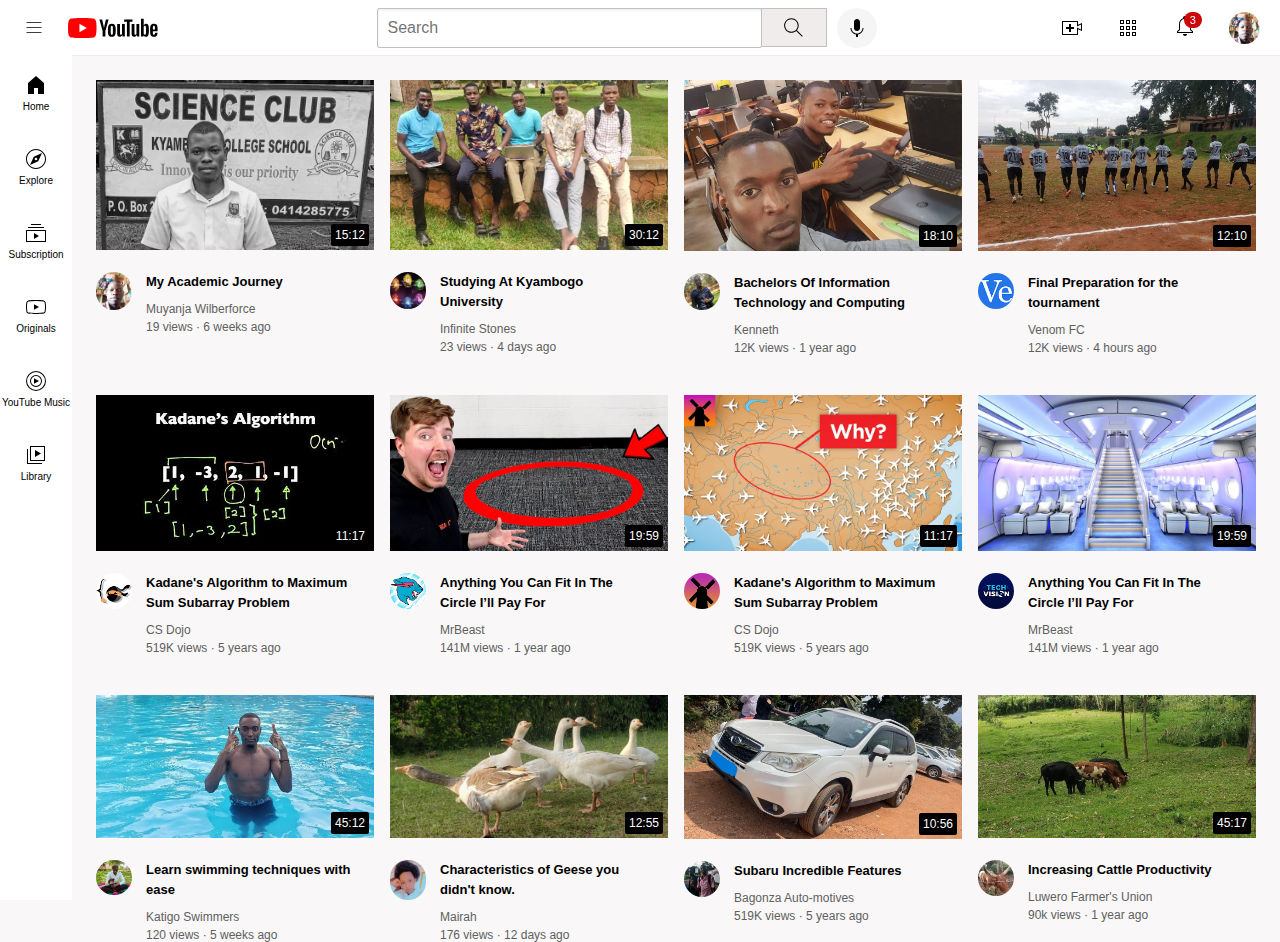
<file: index.html>
<!DOCTYPE html>
<html>
    <head>
        <title>Youtube.com/Wilberforce</title>
        <link rel="stylesheet" href="styles/general.css">
        <link rel="stylesheet" href="styles/header.css">
        <link rel="stylesheet" href="styles/video.css">
        <link rel="stylesheet" href="styles/sidebar.css">
    </head>
    <body>
        
        <div class="header">
            <div class="left-section">
                <img class="hamburger-menu" src="icons/hamburger-menu.svg">
                <img class="youtube-logo" src="icons/youtube-logo.svg">
            </div>
            <div class="middle-section">
            <input class="search-bar" type="text" placeholder="Search">
            <button class="search-button">
                <img class="search-icon" src="icons/search.svg">
                <div class="tooltip">search</div>
            </button>
            <button class="voice-search-button">
                <img class="voice-search-icon" src="icons/voice-search-icon.svg">
                <div class="tooltip">Search with your voice</div>
            </button>
            </div>
            <div class="right-section">
                <div class="upload-icon-container">
                    <img class="upload-icon" src="icons/upload.svg">
                    <div class="tooltip">Create</div>
                </div>
                <div class="youtube-apps-icon-container">
                    <img class="youtube-apps-icon" src="icons/youtube-apps.svg">
                    <div class="tooltip">YouTube apps</div>
                </div>
                <div class="notifications-icon-container-out">
                    <div class="notifications-icon-container">
                        <img class="notifications-icon" src="icons/notifications.svg">
                        <div class="notifications-count">
                         3
                        </div> 
                     </div>
                     <div class="tooltip">Notifications</div>
                </div>
              
                <img class="current-user" src="channel/my channel.jpg">
            </div>
        </div>
        <nav class="sidebar">
            <div class="sidebar-link">
                <img src="icons/home.svg">
                <div>Home</div>
            </div>
            <div class="sidebar-link">
                <img src="icons/explore.svg">
                <div>Explore</div>
            </div>
            <div class="sidebar-link">
                <img src="icons/subscriptions.svg">
                <div>Subscription</div>
            </div>
            <div class="sidebar-link">
                <img src="icons/originals.svg">
                <div>Originals</div>
            </div>
            <div class="sidebar-link">
                <img src="icons/youtube-music.svg">
                <div>YouTube Music</div>
            </div>
            <div class="sidebar-link">
                <img src="icons/library.svg">
                <div>Library</div>
            </div>
        </nav>
        <div class="video-grid">
            <div class="video-preview">
                <div class="thumbnail-1">
                    <img class="thumbnail" src="thumbnails/thumbnail-01.jpeg">
                    <div class="video-time">15:12</div>
                </div>
                <div class="video-info-grid">  
                    <div>
                        <img class="profile-pic" src="channel/my channel.jpg">
                    </div>
                    <div >
                        <p class="video-title">
                         My Academic Journey 
                        </p>
                        <p class="video-author">
                            Muyanja Wilberforce
                        </p>
                        <p class="video-stats">               
                            19 views &#183; 6 weeks ago
                        </p>
                     </div>
                </div>          
            </div>
            <div class="video-preview">
                <div class="thumbnail-1">
                    <img class="thumbnail" src="thumbnails/thumbnail-02.jpg">
                    <div class="video-time">30:12</div>
                </div>
                <div class="video-info-grid"> 
                    <div class="channel-1">
                        <img class="profile-pic" src="channel/channel-02.jpg">
                    </div>
                    <div class="video-info">
                        <p class="video-title">
                        Studying At Kyambogo University
                        </p>
                        <p class="video-author">
                            Infinite Stones
                        </p>
                        <p class="video-stats">               
                            23 views &#183; 4 days ago
                        </p>
                    </div>
                </div>          
            </div>
            <div class="video-preview">
                <div class="thumbnail-1">
                    <img class="thumbnail" src="thumbnails/thumbnail-03.jpg">
                    <div class="video-time">18:10</div>
                </div>
                <div class="video-info-grid">  
                    <div>
                        <img class="profile-pic" src="channel/channel-03.jpg">
                    </div>
                    <div >
                        <p class="video-title">
                            Bachelors Of Information Technology and Computing
                        </p>
                        <p class="video-author">
                            Kenneth
                        </p>
                        <p class="video-stats">               
                            12K views &#183; 1 year ago
                        </p>
                     </div>
                </div>          
            </div>
            <div class="video-preview">
                <div class="thumbnail-1">
                    <img class="thumbnail" src="thumbnails/thumbnail-04.jpg">
                    <div class="video-time">12:10</div>
                </div>
                <div class="video-info-grid"> 
                    <div class="channel-1">
                        <img class="profile-pic" src="channel/channel-4.jpeg">
                    </div>
                    <div class="video-info">
                        <p class="video-title">
                            Final Preparation for the tournament
                        </p>
                        <p class="video-author">
                            Venom FC
                        </p>
                        <p class="video-stats">               
                            12K views &#183; 4 hours ago
                        </p>
                    </div>
                </div>          
            </div>
            <div class="video-preview">
                <div class="thumbnail-1">
                    <img class="thumbnail" src="thumbnails/thumbnail-5.webp">
                    <div class="video-time">11:17</div>
                </div>
                <div class="video-info-grid">  
                    <div>
                        <img class="profile-pic" src="channel/channel-5.jpeg">
                    </div>
                    <div >
                        <p class="video-title">  
                        Kadane's Algorithm to Maximum Sum Subarray Problem    
                        </p>
                        <p class="video-author">
                            CS Dojo
                        </p>
                        <p class="video-stats">               
                            519K views &#183; 5 years ago
                        </p>
                     </div>
                </div>          
            </div>
            <div class="video-preview">
                <div class="thumbnail-1">
                    <img class="thumbnail" src="thumbnails/thumbnail-6.webp">
                    <div class="video-time">19:59</div>
                </div>
                <div class="video-info-grid"> 
                    <div class="channel-1">
                        <img class="profile-pic" src="channel/channel-6.jpeg">
                    </div>
                    <div class="video-info">
                        <p class="video-title">
                            Anything You Can Fit In The Circle I’ll Pay For
                        </p>
                        <p class="video-author">
                            MrBeast
                        </p>
                        <p class="video-stats">               
                            141M views &#183; 1 year ago
                        </p>
                    </div>
                </div>          
            </div>
            <div class="video-preview">
                <div class="thumbnail-1">
                    <img class="thumbnail" src="thumbnails/thumbnail-7.webp">
                    <div class="video-time">11:17</div>
                </div>
                <div class="video-info-grid">  
                    <div>
                        <img class="profile-pic" src="channel/channel-7.jpeg">
                    </div>
                    <div >
                        <p class="video-title">  
                        Kadane's Algorithm to Maximum Sum Subarray Problem    
                        </p>
                        <p class="video-author">
                            CS Dojo
                        </p>
                        <p class="video-stats">               
                            519K views &#183; 5 years ago
                        </p>
                     </div>
                </div>          
            </div>
            <div class="video-preview">
                <div class="thumbnail-1">
                    <img class="thumbnail" src="thumbnails/thumbnail-8.webp">
                    <div class="video-time">19:59</div>
                </div>
                <div class="video-info-grid"> 
                    <div class="channel-1">
                        <img class="profile-pic" src="channel/channel-8.jpeg">
                    </div>
                    <div class="video-info">
                        <p class="video-title">
                            Anything You Can Fit In The Circle I’ll Pay For
                        </p>
                        <p class="video-author">
                            MrBeast
                        </p>
                        <p class="video-stats">               
                            141M views &#183; 1 year ago
                        </p>
                    </div>
                </div>          
            </div>
            <div class="video-preview">
                <div class="thumbnail-1">
                    <img class="thumbnail" src="thumbnails/thumbnail-05.jpg">
                    <div class="video-time">45:12</div>
                </div>
                <div class="video-info-grid">  
                    <div>
                        <img class="profile-pic" src="channel/channel-05.jpg">
                    </div>
                    <div >
                        <p class="video-title">  
                        Learn swimming techniques with ease 
                        </p>
                        <p class="video-author">
                            Katigo Swimmers
                        </p>
                        <p class="video-stats">               
                            120 views &#183; 5 weeks ago
                        </p>
                     </div>
                </div>          
            </div>
            <div class="video-preview">
                <div class="thumbnail-1">
                    <img class="thumbnail" src="thumbnails/thumbnail-06.jpg">
                    <div class="video-time">12:55</div>
                </div>
                <div class="video-info-grid"> 
                    <div class="channel-1">
                        <img class="profile-pic" src="channel/channel-06.jpg">
                    </div>
                    <div class="video-info">
                        <p class="video-title">
                            Characteristics of Geese you didn't know.
                        </p>
                        <p class="video-author">
                            Mairah 
                        </p>
                        <p class="video-stats">               
                            176 views &#183; 12 days ago
                        </p>
                    </div>
                </div>          
            </div>
            <div class="video-preview">
                <div class="thumbnail-1">
                    <img class="thumbnail" src="thumbnails/thumbnail-07.jpg">
                    <div class="video-time">10:56</div>
                </div>
                <div class="video-info-grid">  
                    <div>
                        <img class="profile-pic" src="channel/channel-07.jpg">
                    </div>
                    <div >
                        <p class="video-title">  
                        Subaru Incredible Features  
                        </p>
                        <p class="video-author">
                            Bagonza Auto-motives
                        </p>
                        <p class="video-stats">               
                            519K views &#183; 5 years ago
                        </p>
                     </div>
                </div>          
            </div>
            <div class="video-preview">
                <div class="thumbnail-1">
                    <img class="thumbnail" src="thumbnails/thumbnail-08.jpg">
                    <div class="video-time">45:17</div>
                </div>
                <div class="video-info-grid"> 
                    <div class="channel-1">
                        <img class="profile-pic" src="channel/channel-08.jpg">
                    </div>
                    <div class="video-info">
                        <p class="video-title">
                            Increasing Cattle Productivity 
                        </p>
                        <p class="video-author">
                            Luwero Farmer's Union
                        </p>
                        <p class="video-stats">               
                            90k views &#183; 1 year ago
                        </p>
                    </div>
                </div>          
            </div>
        </div>
    </body>
</html>
</file>
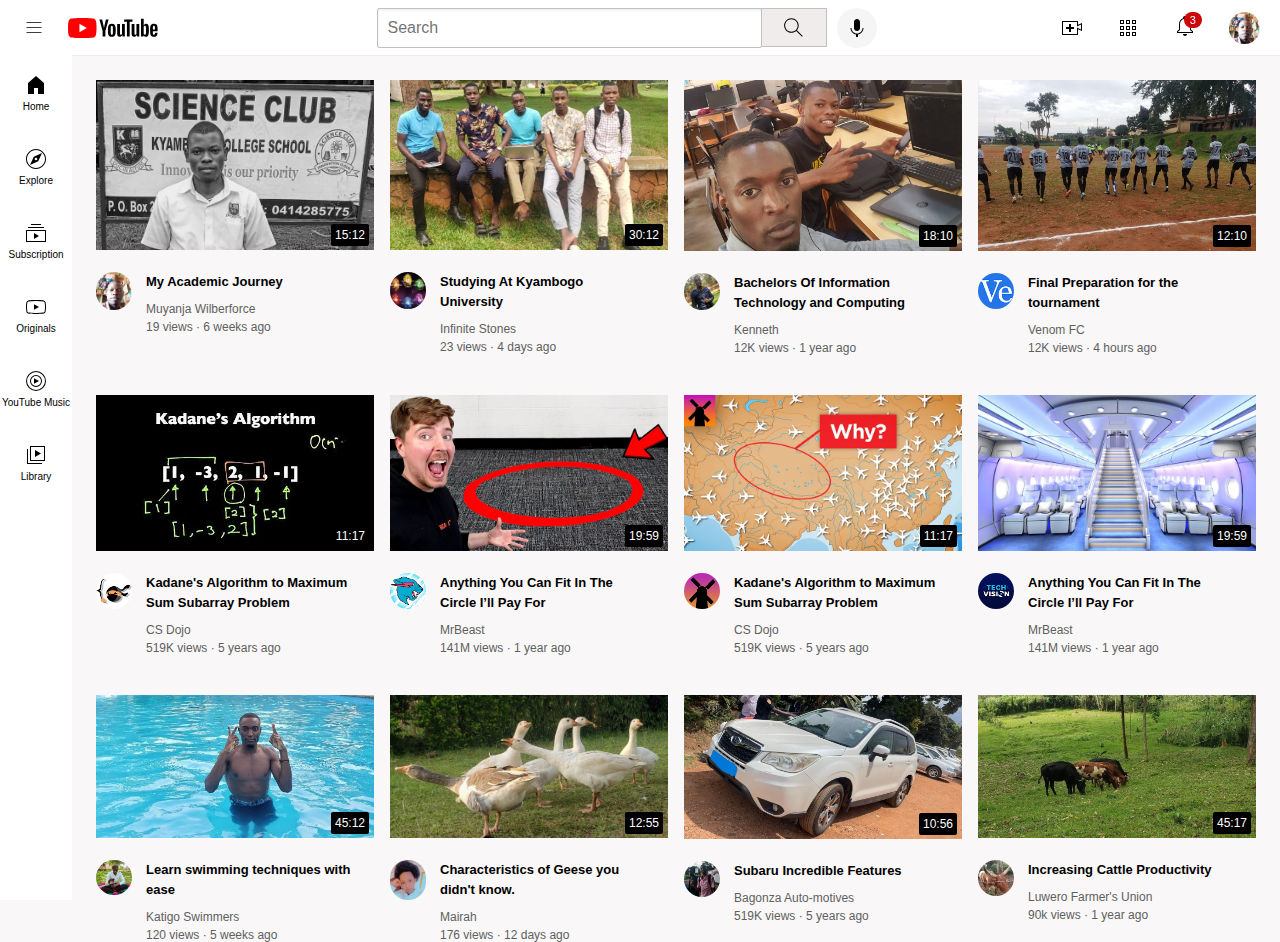
<file: project01.html>
<!DOCTYPE html>
<html>
    <head>
        <title>Youtube.com/bigdog</title>
        <link rel="stylesheet" href="styles/general.css">
        <link rel="stylesheet" href="styles/header.css">
        <link rel="stylesheet" href="styles/video.css">
        <link rel="stylesheet" href="styles/sidebar.css">
    </head>
    <body>
        
        <div class="header">
            <div class="left-section">
                <img class="hamburger-menu" src="icons/hamburger-menu.svg">
                <img class="youtube-logo" src="icons/youtube-logo.svg">
            </div>
            <div class="middle-section">
            <input class="search-bar" type="text" placeholder="Search">
            <button class="search-button">
                <img class="search-icon" src="icons/search.svg">
                <div class="tooltip">search</div>
            </button>
            <button class="voice-search-button">
                <img class="voice-search-icon" src="icons/voice-search-icon.svg">
                <div class="tooltip">Search with your voice</div>
            </button>
            </div>
            <div class="right-section">
                <div class="upload-icon-container">
                    <img class="upload-icon" src="icons/upload.svg">
                    <div class="tooltip">Create</div>
                </div>
                <div class="youtube-apps-icon-container">
                    <img class="youtube-apps-icon" src="icons/youtube-apps.svg">
                    <div class="tooltip">YouTube apps</div>
                </div>
                <div class="notifications-icon-container-out">
                    <div class="notifications-icon-container">
                        <img class="notifications-icon" src="icons/notifications.svg">
                        <div class="notifications-count">
                         3
                        </div> 
                     </div>
                     <div class="tooltip">Notifications</div>
                </div>
              
                <img class="current-user" src="channel/my channel.jpg">
            </div>
        </div>
        <nav class="sidebar">
            <div class="sidebar-link">
                <img src="icons/home.svg">
                <div>Home</div>
            </div>
            <div class="sidebar-link">
                <img src="icons/explore.svg">
                <div>Explore</div>
            </div>
            <div class="sidebar-link">
                <img src="icons/subscriptions.svg">
                <div>Subscription</div>
            </div>
            <div class="sidebar-link">
                <img src="icons/originals.svg">
                <div>Originals</div>
            </div>
            <div class="sidebar-link">
                <img src="icons/youtube-music.svg">
                <div>YouTube Music</div>
            </div>
            <div class="sidebar-link">
                <img src="icons/library.svg">
                <div>Library</div>
            </div>
        </nav>
        <div class="video-grid">
            <div class="video-preview">
                <div class="thumbnail-1">
                    <img class="thumbnail" src="thumbnails/thumbnail-01.jpeg">
                    <div class="video-time">15:12</div>
                </div>
                <div class="video-info-grid">  
                    <div>
                        <img class="profile-pic" src="channel/my channel.jpg">
                    </div>
                    <div >
                        <p class="video-title">
                         My Academic Journey 
                        </p>
                        <p class="video-author">
                            Muyanja Wilberforce
                        </p>
                        <p class="video-stats">               
                            19 views &#183; 6 weeks ago
                        </p>
                     </div>
                </div>          
            </div>
            <div class="video-preview">
                <div class="thumbnail-1">
                    <img class="thumbnail" src="thumbnails/thumbnail-02.jpg">
                    <div class="video-time">30:12</div>
                </div>
                <div class="video-info-grid"> 
                    <div class="channel-1">
                        <img class="profile-pic" src="channel/channel-02.jpg">
                    </div>
                    <div class="video-info">
                        <p class="video-title">
                        Studying At Kyambogo University
                        </p>
                        <p class="video-author">
                            Infinite Stones
                        </p>
                        <p class="video-stats">               
                            23 views &#183; 4 days ago
                        </p>
                    </div>
                </div>          
            </div>
            <div class="video-preview">
                <div class="thumbnail-1">
                    <img class="thumbnail" src="thumbnails/thumbnail-03.jpg">
                    <div class="video-time">18:10</div>
                </div>
                <div class="video-info-grid">  
                    <div>
                        <img class="profile-pic" src="channel/channel-03.jpg">
                    </div>
                    <div >
                        <p class="video-title">
                            Bachelors Of Information Technology and Computing
                        </p>
                        <p class="video-author">
                            Kenneth
                        </p>
                        <p class="video-stats">               
                            12K views &#183; 1 year ago
                        </p>
                     </div>
                </div>          
            </div>
            <div class="video-preview">
                <div class="thumbnail-1">
                    <img class="thumbnail" src="thumbnails/thumbnail-04.jpg">
                    <div class="video-time">12:10</div>
                </div>
                <div class="video-info-grid"> 
                    <div class="channel-1">
                        <img class="profile-pic" src="channel/channel-4.jpeg">
                    </div>
                    <div class="video-info">
                        <p class="video-title">
                            Final Preparation for the tournament
                        </p>
                        <p class="video-author">
                            Venom FC
                        </p>
                        <p class="video-stats">               
                            12K views &#183; 4 hours ago
                        </p>
                    </div>
                </div>          
            </div>
            <div class="video-preview">
                <div class="thumbnail-1">
                    <img class="thumbnail" src="thumbnails/thumbnail-5.webp">
                    <div class="video-time">11:17</div>
                </div>
                <div class="video-info-grid">  
                    <div>
                        <img class="profile-pic" src="channel/channel-5.jpeg">
                    </div>
                    <div >
                        <p class="video-title">  
                        Kadane's Algorithm to Maximum Sum Subarray Problem    
                        </p>
                        <p class="video-author">
                            CS Dojo
                        </p>
                        <p class="video-stats">               
                            519K views &#183; 5 years ago
                        </p>
                     </div>
                </div>          
            </div>
            <div class="video-preview">
                <div class="thumbnail-1">
                    <img class="thumbnail" src="thumbnails/thumbnail-6.webp">
                    <div class="video-time">19:59</div>
                </div>
                <div class="video-info-grid"> 
                    <div class="channel-1">
                        <img class="profile-pic" src="channel/channel-6.jpeg">
                    </div>
                    <div class="video-info">
                        <p class="video-title">
                            Anything You Can Fit In The Circle I’ll Pay For
                        </p>
                        <p class="video-author">
                            MrBeast
                        </p>
                        <p class="video-stats">               
                            141M views &#183; 1 year ago
                        </p>
                    </div>
                </div>          
            </div>
            <div class="video-preview">
                <div class="thumbnail-1">
                    <img class="thumbnail" src="thumbnails/thumbnail-7.webp">
                    <div class="video-time">11:17</div>
                </div>
                <div class="video-info-grid">  
                    <div>
                        <img class="profile-pic" src="channel/channel-7.jpeg">
                    </div>
                    <div >
                        <p class="video-title">  
                        Kadane's Algorithm to Maximum Sum Subarray Problem    
                        </p>
                        <p class="video-author">
                            CS Dojo
                        </p>
                        <p class="video-stats">               
                            519K views &#183; 5 years ago
                        </p>
                     </div>
                </div>          
            </div>
            <div class="video-preview">
                <div class="thumbnail-1">
                    <img class="thumbnail" src="thumbnails/thumbnail-8.webp">
                    <div class="video-time">19:59</div>
                </div>
                <div class="video-info-grid"> 
                    <div class="channel-1">
                        <img class="profile-pic" src="channel/channel-8.jpeg">
                    </div>
                    <div class="video-info">
                        <p class="video-title">
                            Anything You Can Fit In The Circle I’ll Pay For
                        </p>
                        <p class="video-author">
                            MrBeast
                        </p>
                        <p class="video-stats">               
                            141M views &#183; 1 year ago
                        </p>
                    </div>
                </div>          
            </div>
            <div class="video-preview">
                <div class="thumbnail-1">
                    <img class="thumbnail" src="thumbnails/thumbnail-05.jpg">
                    <div class="video-time">45:12</div>
                </div>
                <div class="video-info-grid">  
                    <div>
                        <img class="profile-pic" src="channel/channel-05.jpg">
                    </div>
                    <div >
                        <p class="video-title">  
                        Learn swimming techniques with ease 
                        </p>
                        <p class="video-author">
                            Katigo Swimmers
                        </p>
                        <p class="video-stats">               
                            120 views &#183; 5 weeks ago
                        </p>
                     </div>
                </div>          
            </div>
            <div class="video-preview">
                <div class="thumbnail-1">
                    <img class="thumbnail" src="thumbnails/thumbnail-06.jpg">
                    <div class="video-time">12:55</div>
                </div>
                <div class="video-info-grid"> 
                    <div class="channel-1">
                        <img class="profile-pic" src="channel/channel-06.jpg">
                    </div>
                    <div class="video-info">
                        <p class="video-title">
                            Characteristics of Geese you didn't know.
                        </p>
                        <p class="video-author">
                            Mairah 
                        </p>
                        <p class="video-stats">               
                            176 views &#183; 12 days ago
                        </p>
                    </div>
                </div>          
            </div>
            <div class="video-preview">
                <div class="thumbnail-1">
                    <img class="thumbnail" src="thumbnails/thumbnail-07.jpg">
                    <div class="video-time">10:56</div>
                </div>
                <div class="video-info-grid">  
                    <div>
                        <img class="profile-pic" src="channel/channel-07.jpg">
                    </div>
                    <div >
                        <p class="video-title">  
                        Subaru Incredible Features  
                        </p>
                        <p class="video-author">
                            Bagonza Auto-motives
                        </p>
                        <p class="video-stats">               
                            519K views &#183; 5 years ago
                        </p>
                     </div>
                </div>          
            </div>
            <div class="video-preview">
                <div class="thumbnail-1">
                    <img class="thumbnail" src="thumbnails/thumbnail-08.jpg">
                    <div class="video-time">45:17</div>
                </div>
                <div class="video-info-grid"> 
                    <div class="channel-1">
                        <img class="profile-pic" src="channel/channel-08.jpg">
                    </div>
                    <div class="video-info">
                        <p class="video-title">
                            Increasing Cattle Productivity 
                        </p>
                        <p class="video-author">
                            Luwero Farmer's Union
                        </p>
                        <p class="video-stats">               
                            90k views &#183; 1 year ago
                        </p>
                    </div>
                </div>          
            </div>
        </div>
    </body>
</html>
</file>
<file: styles/general.css>
p{
    font-family: Roboto, Arial;
    margin-top: 0;
    margin-bottom: 0;
}
body{
    margin: 0;
    background-color: rgb(249, 247, 247);
    padding-left: 96px;
    padding-top: 80px;
    padding-right: 24px
}
</file>
<file: styles/header.css>
.search-bar{
    display: block;
}
.header{
    height: 55px;
    display: flex;
    flex-direction: row;
    justify-content: space-between;
    position: fixed;
    top: 0;
    left: 0;
    z-index: 100;
    border-bottom-width: 1px;
    border-bottom-style: solid;
    border-bottom-color: rgb(237, 235, 235);
    right: 0;
    
    background-color: white;
}
.left-section{
    display: flex;
    align-items: center;
}
.hamburger-menu{
    height: 20px;
    margin-left: 24px;
    margin-right: 24px;
}
.youtube-logo{
    height: 20px;
}
.middle-section{
    margin-left: 70px;
    margin-right: 35px;
    max-width: 500px;
    flex: 1;
    display: flex;
    align-items: center;
}
.search-bar{
    flex: 1;
    border-radius: 2px;
    height: 36px;
    width: 0;
    font-size: 16px;
    border-width: 1px;
    padding-left: 10px;
    border-color: rgb(192, 192, 192);
    box-shadow: inset 1px 2px 2px rgba(0, 0, 0, 0.05);
    border-style: solid;

}
.search-bar::placeholder{
    font-family: Robot, Arial;
    font-size: 16px;
   
}
.search-button{
    margin-left: -1px;
    margin-right: 10px;
    height: 39px;
    width: 66px;
    background-color: rgb(240, 236, 236);
    border-color: rgb(192, 192, 192);
    border-width: 1px;
    border-style: solid;

}
.search-button,
.voice-search-button,
.notifications-icon-container-out,
.youtube-apps-icon-container,
.upload-icon-container{
    display: flex;
    justify-content: center;
    align-items: center;
    position: relative;

}
.search-button:hover,
.voice-search-button:hover,
.notifications-icon-container-out:hover,
.youtube-apps-icon-container:hover,
.upload-icon-container:hover{
    cursor: pointer;
}
.search-button .tooltip,
.voice-search-button .tooltip,
.upload-icon-container .tooltip,
.notifications-icon-container-out .tooltip,
.youtube-apps-icon-container .tooltip{
    font-family: Roboto, Arial;
    position: absolute;
    background-color: gray;
    color: white;
    padding-left: 8px;
    padding-right: 8px;
    padding-top: 4px;
    padding-bottom: 4px;
    border-radius: 2px;
    font-size: 12px;
    bottom: -30px;
    opacity: 0;
    transition: opacity 0.15s;
    pointer-events: none ;
    white-space: nowrap;

}
.search-button:hover .tooltip,
.voice-search-button:hover .tooltip,
.notifications-icon-container-out:hover .tooltip,
.youtube-apps-icon-container:hover .tooltip,
.upload-icon-container:hover .tooltip{
    opacity: 1;
}
.search-icon{
    height: 25px;
}
.voice-search-button{
    border-radius: 20px;
    border: none;
    height: 40px;
    width: 40px;
    background-color: rgb(245, 245, 245);

}
.voice-search-icon{
    height: 24px;
}
.right-section{
    flex-shrink: 0;
    margin-right: 20px;
    display: flex;
    align-items: center;
    justify-content: space-between;
    width: 200px;
}
.upload-icon{
    height: 24px;
}
.youtube-apps-icon{
    height: 24px;
}
.notifications-icon{
    height: 24px;
}
.notifications-icon-container{
    position: relative;
}
.notifications-count{
    position: absolute;
    top: -2px;
    right: -5px;
    font-family: Roboto, Arial;
    color: white;
    background-color: rgb(206, 6, 6);
    font-size: 11px;
    padding-left: 6px;
    padding-right: 6px;
    padding-top: 2px;
    padding-bottom: 2px; 
    border-radius: 10px;

}
.current-user{
    border-radius: 16px;
    height: 32px;
}
</file>
<file: styles/video.css>
.thumbnail{
           width: 100%;
        }
       
        .channel-1{
            width: 40px;
            vertical-align: top;
        }
        .video-info{
    
            width: 200px;
        }
        .profile-pic{
            width: 36px;
            border-radius: 40px;
       }
       .video-title{
        margin-bottom: 10px;
        font-size: 13px;
        font-weight: bold;
        line-height: 20px;
       }
       .thumbnail-1{
        position: relative;
        margin-bottom: 18px;
       }
       .video-author{
        font-size: 12px; 
        margin-bottom: 4px;
        color: rgb(96, 95, 95);
       }
       .video-stats{
        font-size: 12px;
        color: rgb(96, 95, 95);
       }
       .video-grid{

        display: grid;
        grid-template-columns: 1fr 1fr 1fr;
        column-gap: 16px;
        row-gap: 40px;
       }

       @media (max-width: 600px) {
        .video-grid{
            grid-template-columns: 1fr 1fr;
        }
       }
       @media(min-width: 751px) and (max-width: 999px) {

       }
       @media(min-width: 1000px) {
        .video-grid{
            grid-template-columns: 1fr 1fr 1fr 1fr;
        }
       }
       .video-info-grid{
        display: grid;
        grid-template-columns: 50px 1fr;
       }
    .video-time{
        position: absolute;
        padding: 4px;
        border-radius: 2px;
        font-family: Roboto, Arial;
        font-size: 12px;
        font-weight: 500;
        background-color: black;
        bottom: 8px;
        right: 5px;
        color: white;
    }
</file>
<file: styles/sidebar.css>
.sidebar{
    position: fixed;
    bottom: 0;
    left: 0;
    top: 55px;
    background-color: white;
    width: 72px;
    z-index: 200;

}
.sidebar-link{
    height: 74px;
    display: flex;
    justify-content: center;
    align-items: center;
    flex-direction: column;

}
.sidebar-link:hover{
    background-color: rgb(237, 231, 231);
    cursor: pointer;
}
.sidebar-link img{
    margin-bottom: 4px;
    height: 24px;
}
.sidebar-link div{
    font-family: Roboto, Arial;
    font-size: 10px;

}
</file>
